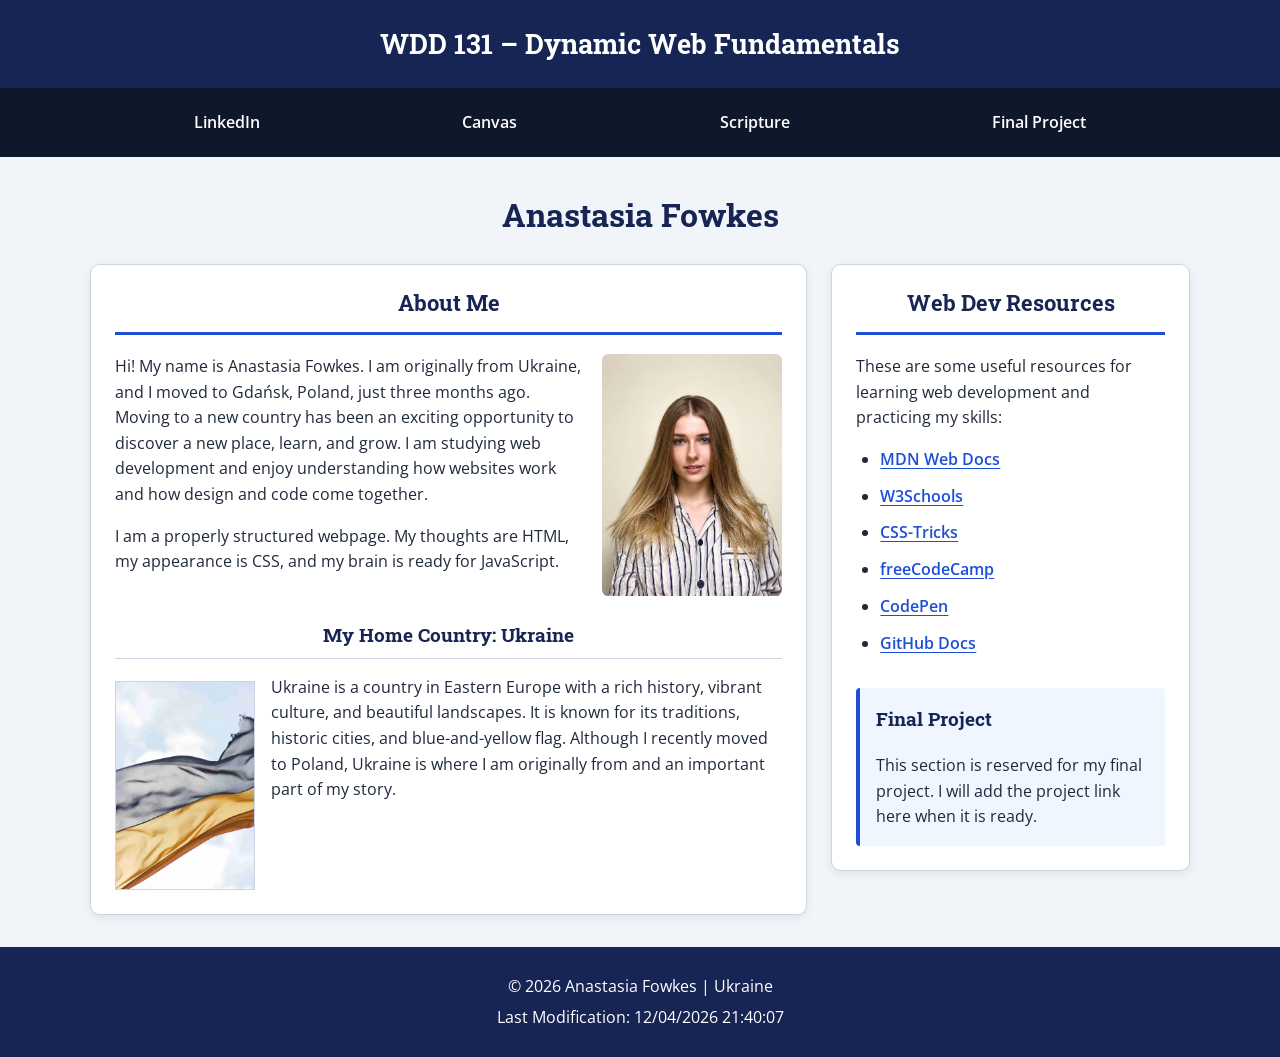
<file: index.html>
<!DOCTYPE html>
<html lang="en">

<head>
    <meta charset="UTF-8">
    <meta name="viewport" content="width=device-width, initial-scale=1.0">
    <meta name="description"
        content="WDD 131 – Dynamic Web Fundamentals homepage for Anastasia Fowkes, featuring her Ukrainian background, life in Poland, and web development resources.">
    <meta name="author" content="Anastasia Fowkes">

    <title>WDD 131 – Dynamic Web Fundamentals – Anastasia Fowkes</title>

    <link rel="preconnect" href="https://fonts.googleapis.com">
    <link rel="preconnect" href="https://fonts.gstatic.com" crossorigin>
    <link
        href="https://fonts.googleapis.com/css2?family=Open+Sans:wght@400;500;600;700&family=Roboto+Slab:wght@500;600;700&display=swap"
        rel="stylesheet">

    <link rel="stylesheet" href="styles/base.css">
    <script src="scripts/getdates.js" defer></script>
</head>

<body>
    <header>
        <span id="course-title">WDD 131 – Dynamic Web Fundamentals</span>

        <nav aria-label="Main navigation">
            <a href="https://www.linkedin.com/" target="_blank" rel="noopener noreferrer">LinkedIn</a>
            <a href="https://byupw.instructure.com/" target="_blank" rel="noopener noreferrer">Canvas</a>
            <a href="https://www.churchofjesuschrist.org/study/scriptures" target="_blank"
                rel="noopener noreferrer">Scripture</a>
            <a href="#final-project">Final Project</a>
        </nav>
    </header>

    <main>
        <h1>Anastasia Fowkes</h1>

        <div class="card-grid">
            <section class="card about-card">
                <h2>About Me</h2>

                <div class="about-content">
                    <div class="about-text">
                        <p>
                            Hi! My name is Anastasia Fowkes. I am originally from Ukraine,
                            and I moved to Gdańsk, Poland, just three months ago.
                            Moving to a new country has been an exciting opportunity
                            to discover a new place, learn, and grow. I am studying
                            web development and enjoy understanding how websites work
                            and how design and code come together.
                        </p>

                        <p>
                            I am a properly structured webpage. My thoughts are HTML,
                            my appearance is CSS, and my brain is ready for JavaScript.
                        </p>
                    </div>

                    <img class="profile-image" src="images/profile.jpg" alt="Portrait of Anastasia Fowkes" width="220"
                        height="260">
                </div>

                <div class="location">
                    <h3>My Home Country: Ukraine</h3>
                    <div class="country-content">
                        <img src="images/ukraine-flag.webp" alt="Flag of Ukraine" width="160" height="100">

                        <p>
                            Ukraine is a country in Eastern Europe with a rich history,
                            vibrant culture, and beautiful landscapes. It is known for
                            its traditions, historic cities, and blue-and-yellow flag.
                            Although I recently moved to Poland, Ukraine is where I am
                            originally from and an important part of my story.
                        </p>
                    </div>
                </div>
            </section>

            <section class="card resources-card">
                <h2>Web Dev Resources</h2>

                <p>
                    These are some useful resources for learning web development
                    and practicing my skills:
                </p>

                <ul>
                    <li>
                        <a href="https://developer.mozilla.org/" target="_blank" rel="noopener noreferrer">MDN Web
                            Docs</a>
                    </li>
                    <li>
                        <a href="https://www.w3schools.com/" target="_blank" rel="noopener noreferrer">W3Schools</a>
                    </li>
                    <li>
                        <a href="https://css-tricks.com/" target="_blank" rel="noopener noreferrer">CSS-Tricks</a>
                    </li>
                    <li>
                        <a href="https://www.freecodecamp.org/" target="_blank"
                            rel="noopener noreferrer">freeCodeCamp</a>
                    </li>
                    <li>
                        <a href="https://codepen.io/" target="_blank" rel="noopener noreferrer">CodePen</a>
                    </li>
                    <li>
                        <a href="https://docs.github.com/" target="_blank" rel="noopener noreferrer">GitHub Docs</a>
                    </li>
                </ul>

                <div id="final-project">
                    <h3>Final Project</h3>
                    <p>
                        This section is reserved for my final project. I will add
                        the project link here when it is ready.
                    </p>
                </div>
            </section>
        </div>
    </main>

    <footer>
        <p>&copy; <span id="currentyear"></span> Anastasia Fowkes | Ukraine</p>
        <p id="lastModified"></p>
    </footer>
</body>

</html>
</file>
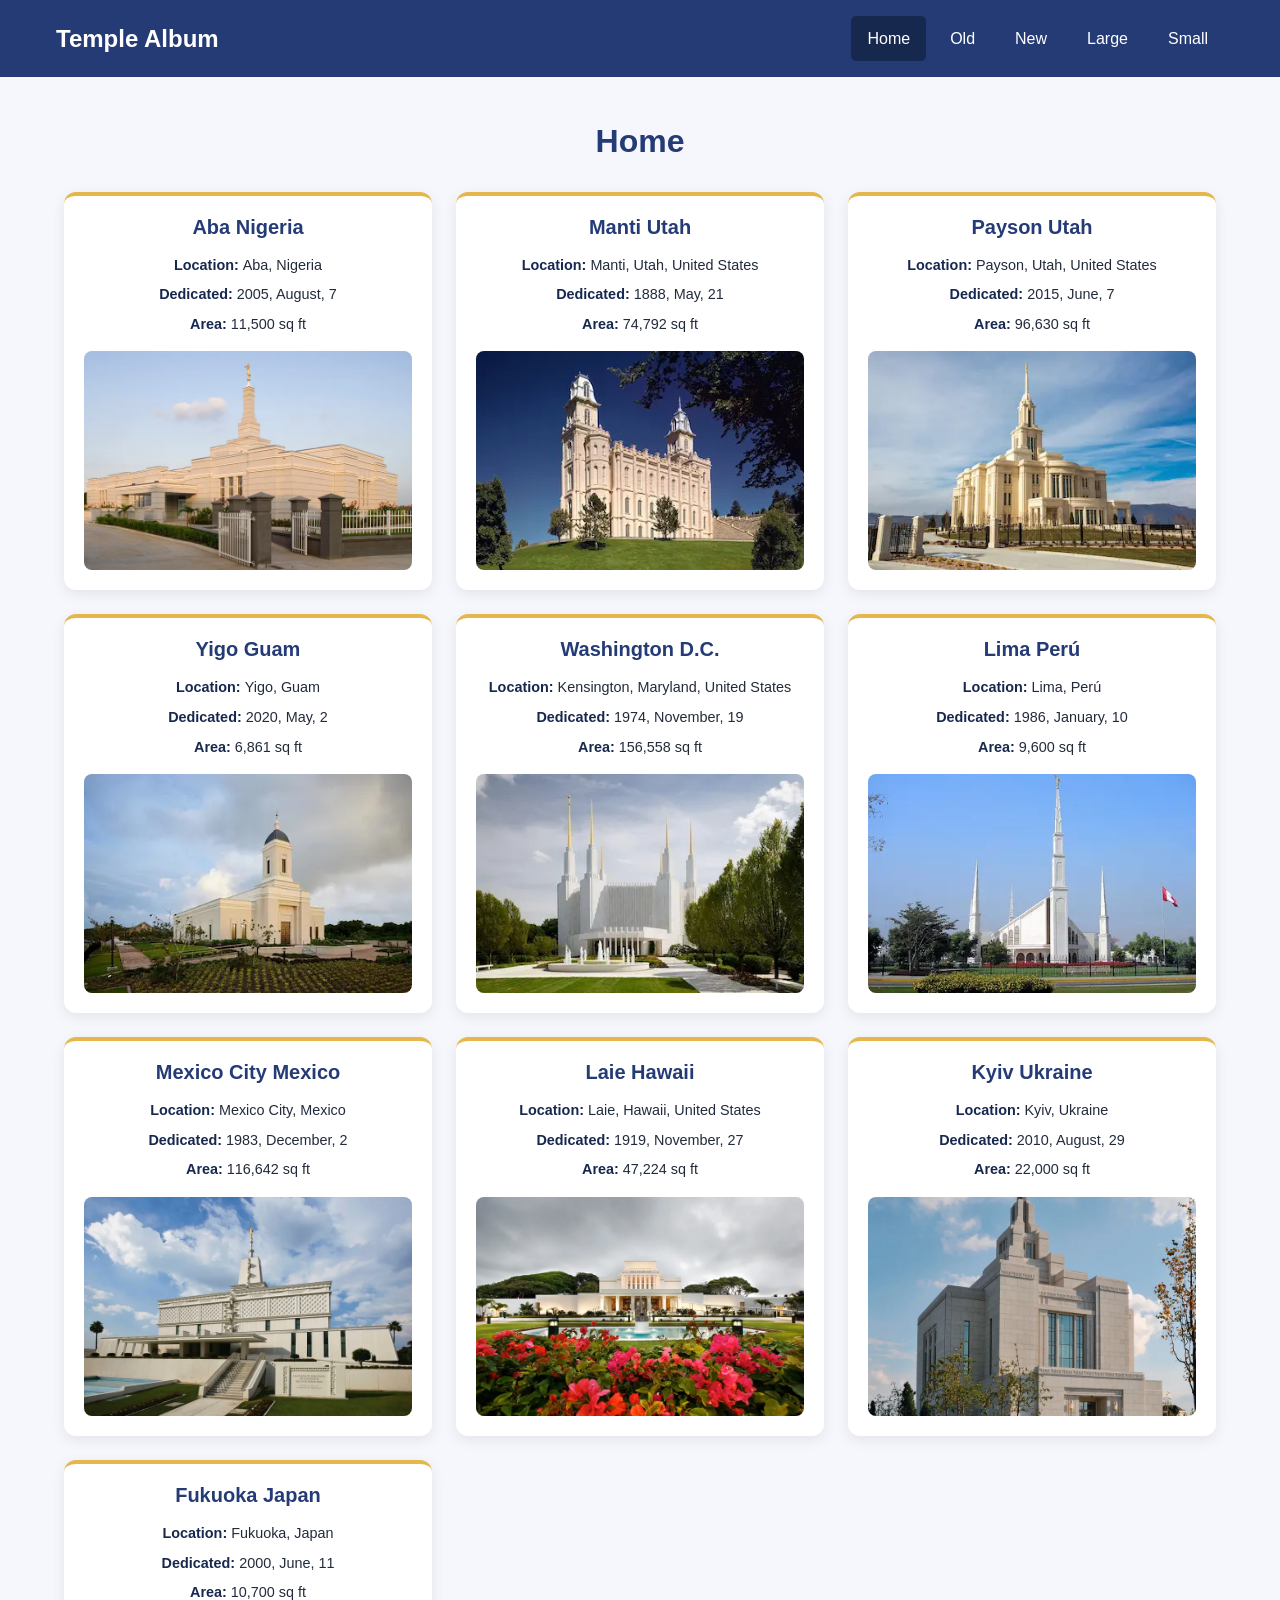
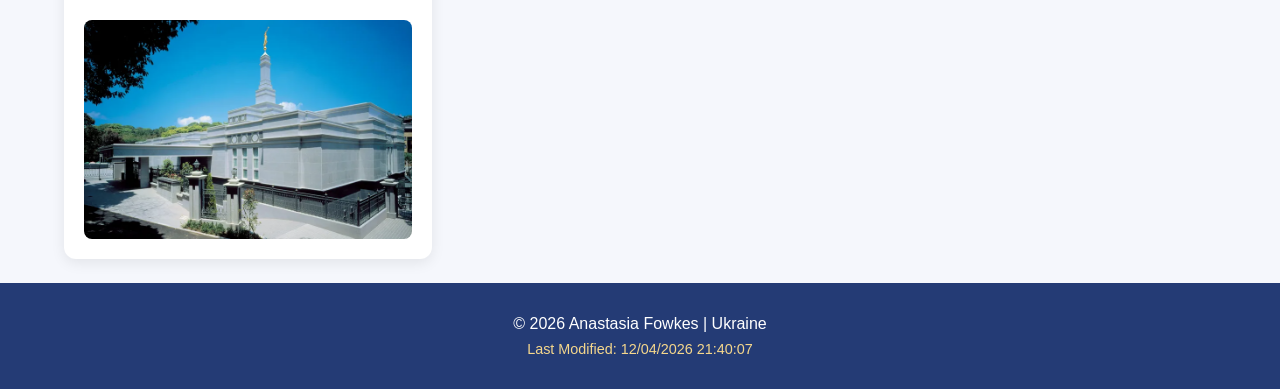
<file: filtered-temples.html>
<!DOCTYPE html>
<html lang="en">

<head>
    <meta charset="UTF-8">
    <meta name="viewport" content="width=device-width, initial-scale=1.0">

    <meta name="description" content="Explore temples around the world and filter them by dedication date and size.">

    <meta name="author" content="Anastasia Fowkes">

    <title>Filtered Temple Album | Anastasia Fowkes</title>

    <link rel="stylesheet" href="styles/filtered-temples.css">

    <script src="scripts/filtered-temples.js" defer></script>
</head>

<body>
    <header>
        <div class="header-content">
            <span class="site-title">Temple Album</span>

            <button id="menu" type="button" aria-label="Open navigation menu" aria-expanded="false"
                aria-controls="navigation">
                ☰
            </button>

            <nav id="navigation" aria-label="Temple filters">
                <a href="#" data-filter="home" class="active" aria-current="page">Home</a>
                <a href="#" data-filter="old">Old</a>
                <a href="#" data-filter="new">New</a>
                <a href="#" data-filter="large">Large</a>
                <a href="#" data-filter="small">Small</a>
            </nav>
        </div>
    </header>

    <main>
        <h1 id="page-title">Home</h1>

        <div id="temple-gallery" class="gallery"></div>
    </main>

    <footer>
        <p>
            &copy; <span id="currentyear"></span>
            Anastasia Fowkes | Ukraine
        </p>

        <p id="lastModified"></p>
    </footer>
</body>

</html>
</file>
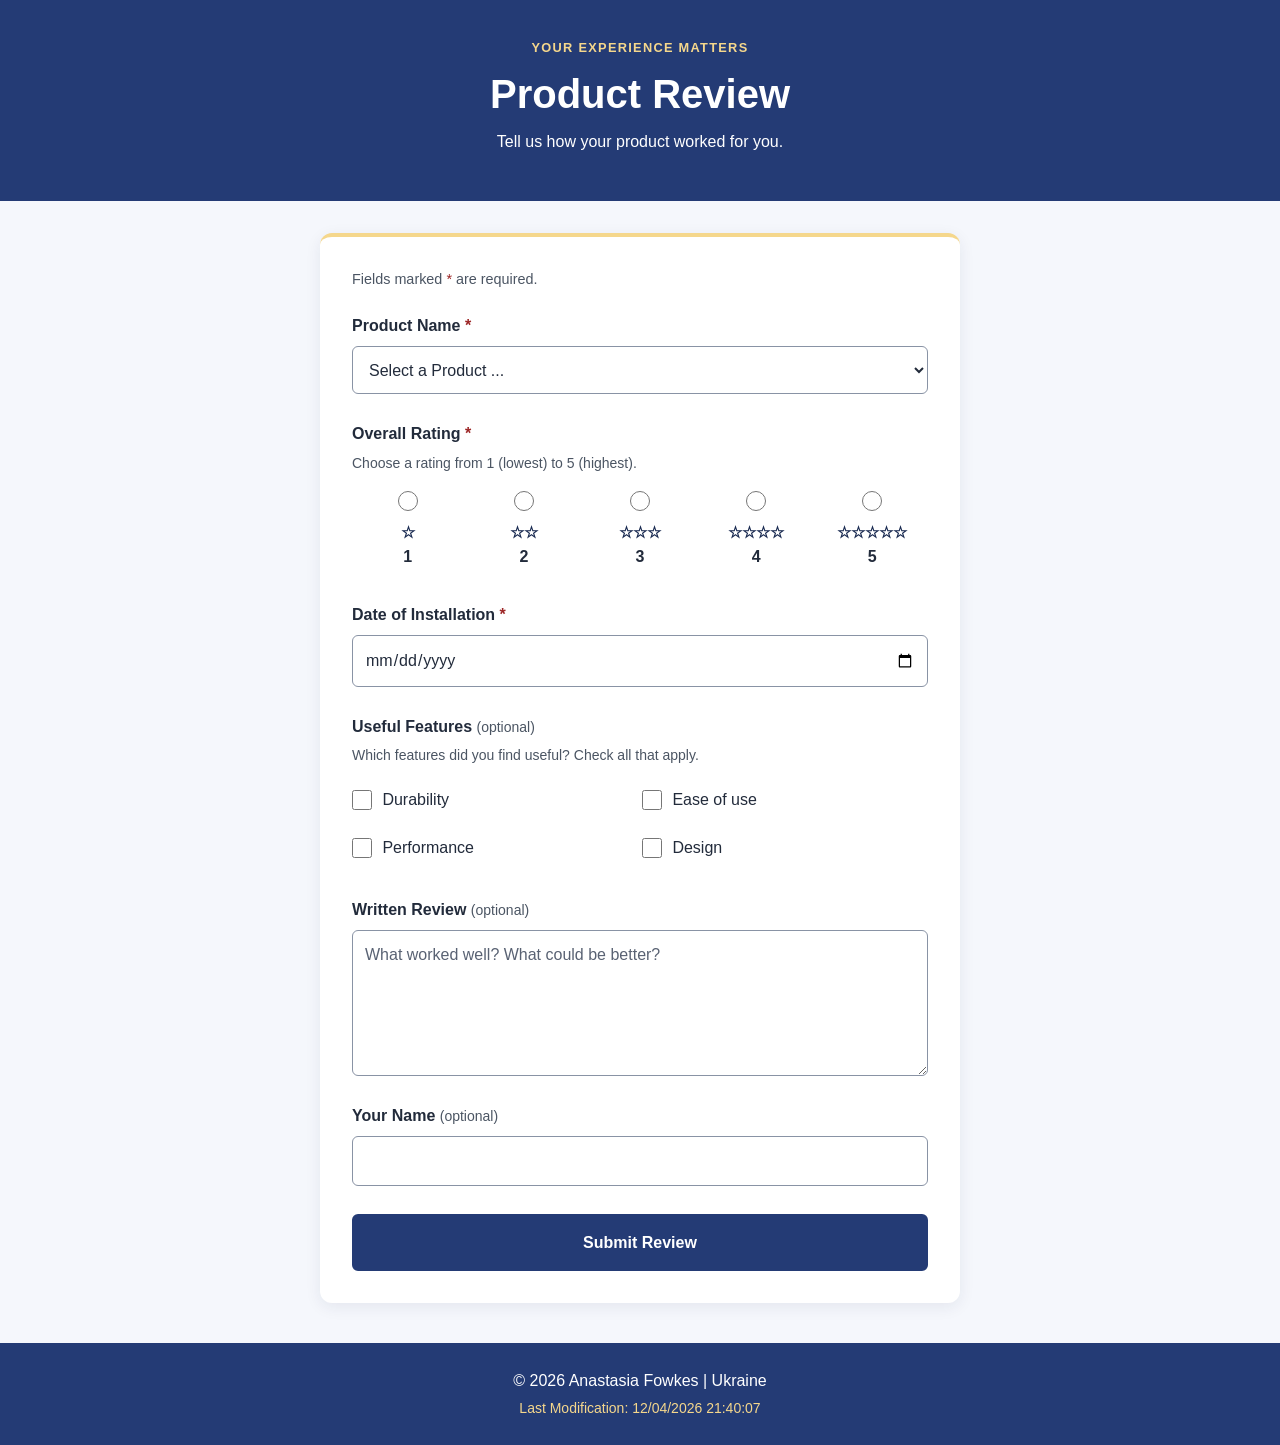
<file: form.html>
<!DOCTYPE html>
<html lang="en">
<head>
    <meta charset="UTF-8">
    <meta name="viewport" content="width=device-width, initial-scale=1.0">
    <link rel="icon" href="data:image/svg+xml,%3Csvg%20xmlns%3D%22http%3A%2F%2Fwww.w3.org%2F2000%2Fsvg%22%20viewBox%3D%220%200%2064%2064%22%3E%3Crect%20width%3D%2264%22%20height%3D%2264%22%20rx%3D%2212%22%20fill%3D%22%23243b75%22%2F%3E%3Cpath%20d%3D%22M16%2032l10%2010%2022-22%22%20fill%3D%22none%22%20stroke%3D%22white%22%20stroke-width%3D%227%22%2F%3E%3C%2Fsvg%3E">
    <meta name="author" content="Anastasia Fowkes">
    <link rel="stylesheet" href="styles/form.css">
    <script src="scripts/getdates.js" defer></script>
    <meta name="description" content="Share your product experience. Rate your product, select useful features, and write an optional review.">
    <title>Product Review | Anastasia Fowkes</title>
    <script src="scripts/form.js" defer></script>
</head>
<body>
    <a class="skip-link" href="#main">Skip to review form</a>
    <header><p class="eyebrow">YOUR EXPERIENCE MATTERS</p><h1>Product Review</h1><p>Tell us how your product worked for you.</p></header>
    <main id="main">
        <form method="get" action="review.html">
            <p class="form-note">Fields marked <span class="required">*</span> are required.</p>
            <div class="field">
                <label for="product">Product Name <span class="required">*</span></label>
                <select id="product" name="product" required>
                    <option value="" disabled selected>Select a Product ...</option>
                </select>
            </div>
            <fieldset>
                <legend>Overall Rating <span class="required">*</span></legend>
                <p class="hint" id="rating-help">Choose a rating from 1 (lowest) to 5 (highest).</p>
                <div class="rating-group" aria-describedby="rating-help">
                    <div class="rating-option">
                        <input type="radio" id="rating-1" name="rating" value="1" required>
                        <label for="rating-1"><span class="stars" aria-hidden="true">☆</span><span>1 <span class="sr-only">star</span></span></label>
                    </div>
                    <div class="rating-option">
                        <input type="radio" id="rating-2" name="rating" value="2" required>
                        <label for="rating-2"><span class="stars" aria-hidden="true">☆☆</span><span>2 <span class="sr-only">stars</span></span></label>
                    </div>
                    <div class="rating-option">
                        <input type="radio" id="rating-3" name="rating" value="3" required>
                        <label for="rating-3"><span class="stars" aria-hidden="true">☆☆☆</span><span>3 <span class="sr-only">stars</span></span></label>
                    </div>
                    <div class="rating-option">
                        <input type="radio" id="rating-4" name="rating" value="4" required>
                        <label for="rating-4"><span class="stars" aria-hidden="true">☆☆☆☆</span><span>4 <span class="sr-only">stars</span></span></label>
                    </div>
                    <div class="rating-option">
                        <input type="radio" id="rating-5" name="rating" value="5" required>
                        <label for="rating-5"><span class="stars" aria-hidden="true">☆☆☆☆☆</span><span>5 <span class="sr-only">stars</span></span></label>
                    </div>
                </div>
            </fieldset>
            <div class="field">
                <label for="installation-date">Date of Installation <span class="required">*</span></label>
                <input type="date" id="installation-date" name="installationDate" required>
            </div>
            <fieldset>
                <legend>Useful Features <span class="optional">(optional)</span></legend>
                <p class="hint">Which features did you find useful? Check all that apply.</p>
                <div class="features">
                    <label class="check-option" for="durability"><input type="checkbox" id="durability" name="features" value="durability"> Durability</label>
                    <label class="check-option" for="ease-of-use"><input type="checkbox" id="ease-of-use" name="features" value="ease-of-use"> Ease of use</label>
                    <label class="check-option" for="performance"><input type="checkbox" id="performance" name="features" value="performance"> Performance</label>
                    <label class="check-option" for="design"><input type="checkbox" id="design" name="features" value="design"> Design</label>
                </div>
            </fieldset>
            <div class="field">
                <label for="written-review">Written Review <span class="optional">(optional)</span></label>
                <textarea id="written-review" name="writtenReview" rows="5" placeholder="What worked well? What could be better?"></textarea>
            </div>
            <div class="field">
                <label for="user-name">Your Name <span class="optional">(optional)</span></label>
                <input type="text" id="user-name" name="userName" autocomplete="name">
            </div>
            <input class="submit-button" type="submit" value="Submit Review">
        </form>
        <noscript><p class="notice">Please enable JavaScript to choose a product and complete this form.</p></noscript>
    </main>
    <footer>
        <p>&copy; <span id="currentyear"></span> Anastasia Fowkes | Ukraine</p>
        <p id="lastModified"></p>
    </footer>
</body>
</html>
</file>
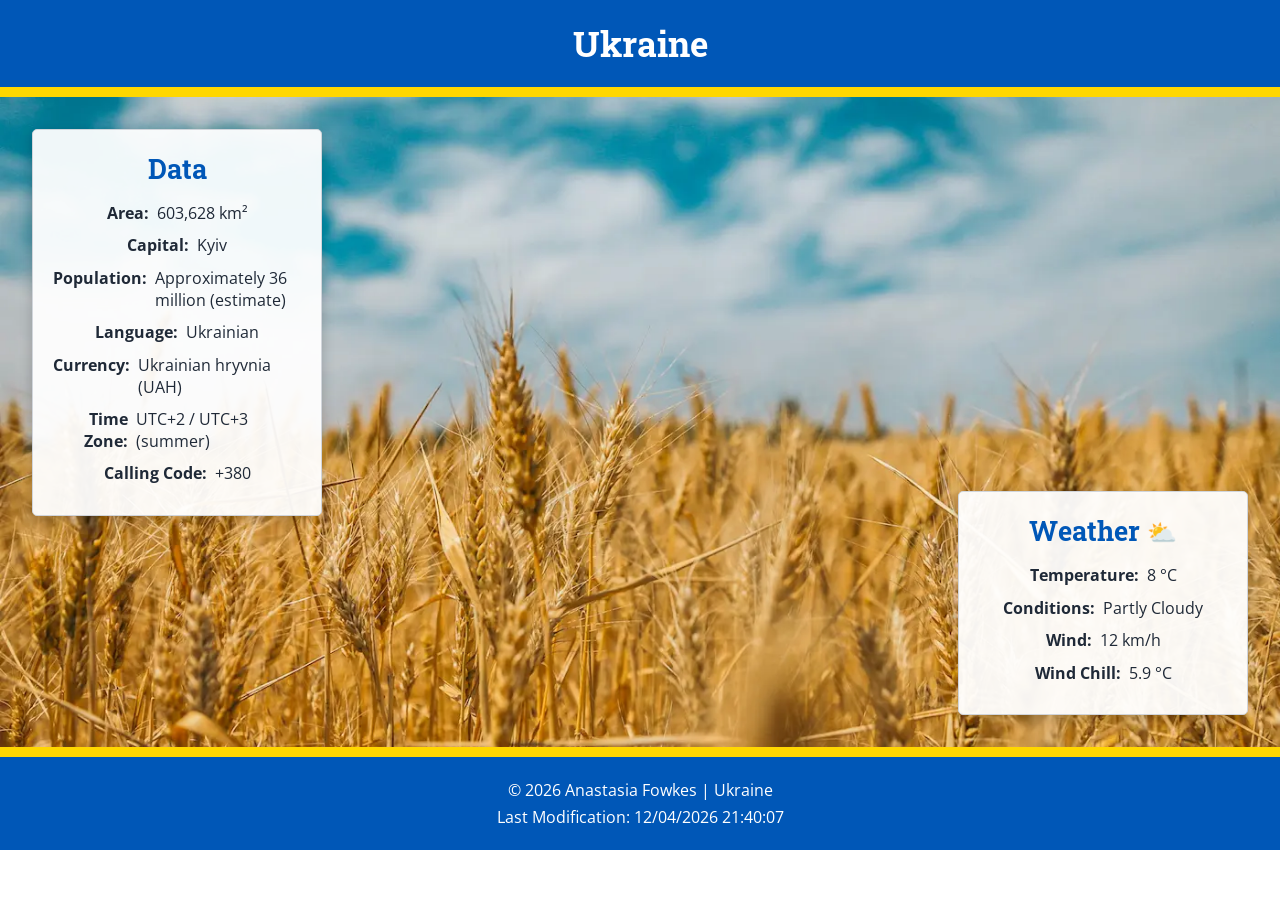
<file: place.html>
<!DOCTYPE html>
<html lang="en">

<head>
    <meta charset="UTF-8">
    <meta name="viewport" content="width=device-width, initial-scale=1.0">
    <meta name="description"
        content="Discover Ukraine through its landscapes, culture, geography, and weather. WDD 131 Country Page by Anastasia Fowkes.">
    <meta name="author" content="Anastasia Fowkes">
    <title>Ukraine | WDD 131 | Anastasia Fowkes</title>

    <link rel="preconnect" href="https://fonts.googleapis.com">
    <link rel="preconnect" href="https://fonts.gstatic.com" crossorigin>
    <link
        href="https://fonts.googleapis.com/css2?family=Open+Sans:wght@400;600;700&family=Roboto+Slab:wght@500;700&display=swap"
        rel="stylesheet">

    <link rel="stylesheet" href="styles/place.css">
    <script src="scripts/place.js" defer></script>
</head>

<body>
    <header>
        <h1>Ukraine</h1>
    </header>

    <main>
        <div class="hero">
            <picture>
                <source media="(min-width: 1000px)" srcset="images/ukraine-large.webp">
                <source media="(min-width: 600px)" srcset="images/ukraine-medium.webp">
                <img src="images/ukraine-small.webp" alt="Golden wheat field beneath a blue sky in Ukraine" width="480"
                    height="270">
            </picture>

            <section class="data">
                <h2>Data</h2>
                <dl>
                    <div>
                        <dt>Area:</dt>
                        <dd>603,628 km²</dd>
                    </div>
                    <div>
                        <dt>Capital:</dt>
                        <dd>Kyiv</dd>
                    </div>
                    <div>
                        <dt>Population:</dt>
                        <dd>Approximately 36 million (estimate)</dd>
                    </div>
                    <div>
                        <dt>Language:</dt>
                        <dd>Ukrainian</dd>
                    </div>
                    <div>
                        <dt>Currency:</dt>
                        <dd>Ukrainian hryvnia (UAH)</dd>
                    </div>
                    <div>
                        <dt>Time Zone:</dt>
                        <dd>UTC+2 / UTC+3 (summer)</dd>
                    </div>
                    <div>
                        <dt>Calling Code:</dt>
                        <dd>+380</dd>
                    </div>
                </dl>
            </section>

            <section class="weather">
                <h2>Weather</h2>
                <img class="weather-icon" src="images/weather.svg" alt="Partly cloudy weather icon" width="64"
                    height="64">

                <dl>
                    <div>
                        <dt>Temperature:</dt>
                        <dd><span id="temperature">8</span> °C</dd>
                    </div>
                    <div>
                        <dt>Conditions:</dt>
                        <dd>Partly Cloudy</dd>
                    </div>
                    <div>
                        <dt>Wind:</dt>
                        <dd><span id="windSpeed">12</span> km/h</dd>
                    </div>
                    <div>
                        <dt>Wind Chill:</dt>
                        <dd><span id="windChill">N/A</span></dd>
                    </div>
                </dl>
            </section>
        </div>
    </main>

    <footer>
        <p>&copy; <span id="currentyear"></span> Anastasia Fowkes | Ukraine</p>
        <p id="lastModified"></p>
    </footer>
</body>

</html>
</file>
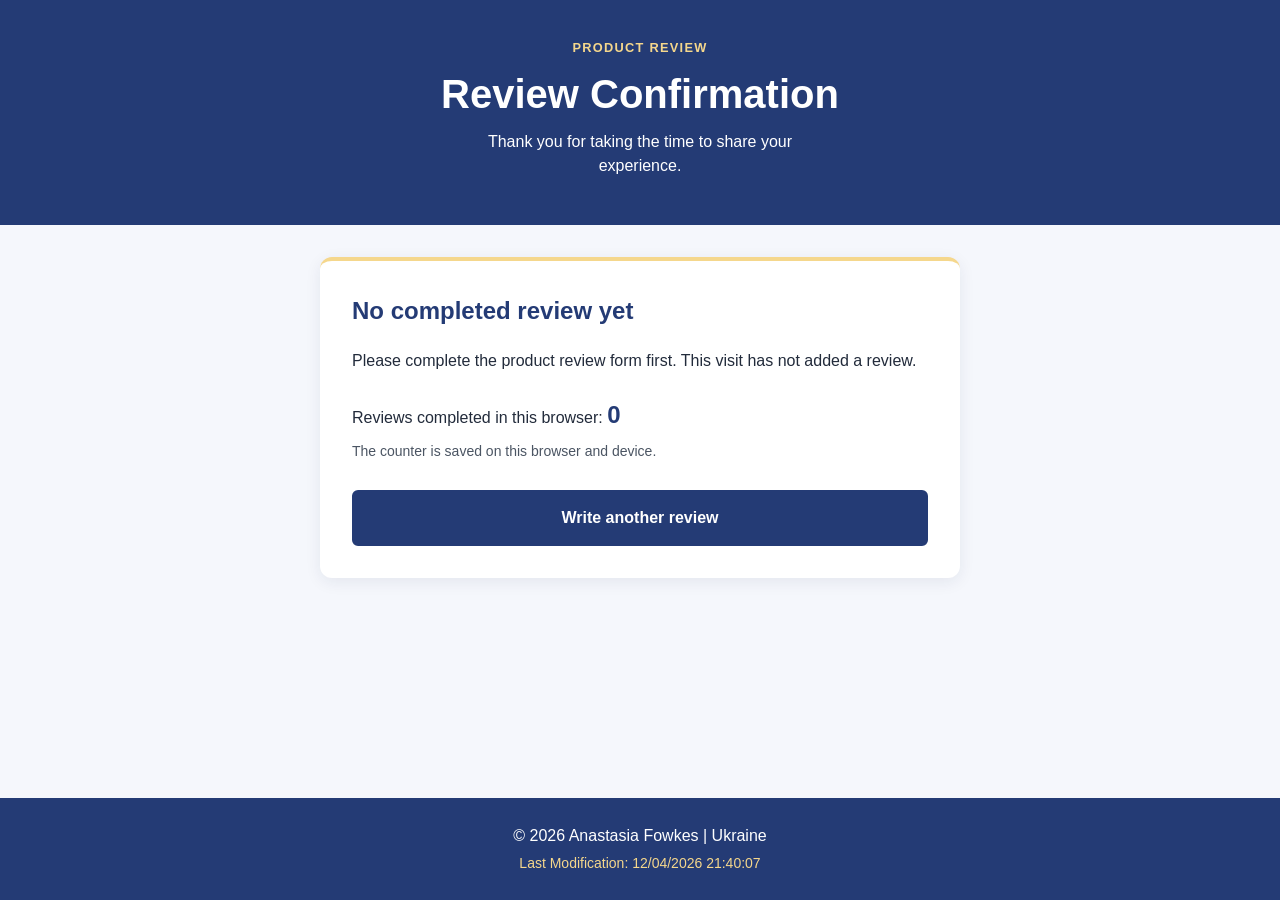
<file: review.html>
<!DOCTYPE html>
<html lang="en">
<head>
    <meta charset="UTF-8">
    <meta name="viewport" content="width=device-width, initial-scale=1.0">
    <link rel="icon" href="data:image/svg+xml,%3Csvg%20xmlns%3D%22http%3A%2F%2Fwww.w3.org%2F2000%2Fsvg%22%20viewBox%3D%220%200%2064%2064%22%3E%3Crect%20width%3D%2264%22%20height%3D%2264%22%20rx%3D%2212%22%20fill%3D%22%23243b75%22%2F%3E%3Cpath%20d%3D%22M16%2032l10%2010%2022-22%22%20fill%3D%22none%22%20stroke%3D%22white%22%20stroke-width%3D%227%22%2F%3E%3C%2Fsvg%3E">
    <meta name="author" content="Anastasia Fowkes">
    <link rel="stylesheet" href="styles/form.css">
    <script src="scripts/getdates.js" defer></script>
    <meta name="description" content="Your product review confirmation and the number of reviews completed in this browser.">
    <meta name="robots" content="noindex">
    <title>Review Confirmation | Anastasia Fowkes</title>
    <script src="scripts/review.js" defer></script>
</head>
<body>
    <a class="skip-link" href="#main">Skip to confirmation</a>
    <header><p class="eyebrow">PRODUCT REVIEW</p><h1>Review Confirmation</h1><p>Thank you for taking the time to share your experience.</p></header>
    <main id="main" class="confirmation">
        <section class="confirmation-card" aria-labelledby="confirmation-title">
            <h2 id="confirmation-title">Review status</h2>
            <p id="confirmation-message" role="status">Checking your submission…</p>
            <p class="counter">Reviews completed in this browser: <strong id="review-count">—</strong></p>
            <p class="hint" id="storage-message">The counter is saved on this browser and device.</p>
            <a class="button-link" href="form.html">Write another review</a>
        </section>
        <noscript><p class="notice">Enable JavaScript to view your confirmation and saved review count.</p></noscript>
    </main>
    <footer>
        <p>&copy; <span id="currentyear"></span> Anastasia Fowkes | Ukraine</p>
        <p id="lastModified"></p>
    </footer>
</body>
</html>
</file>
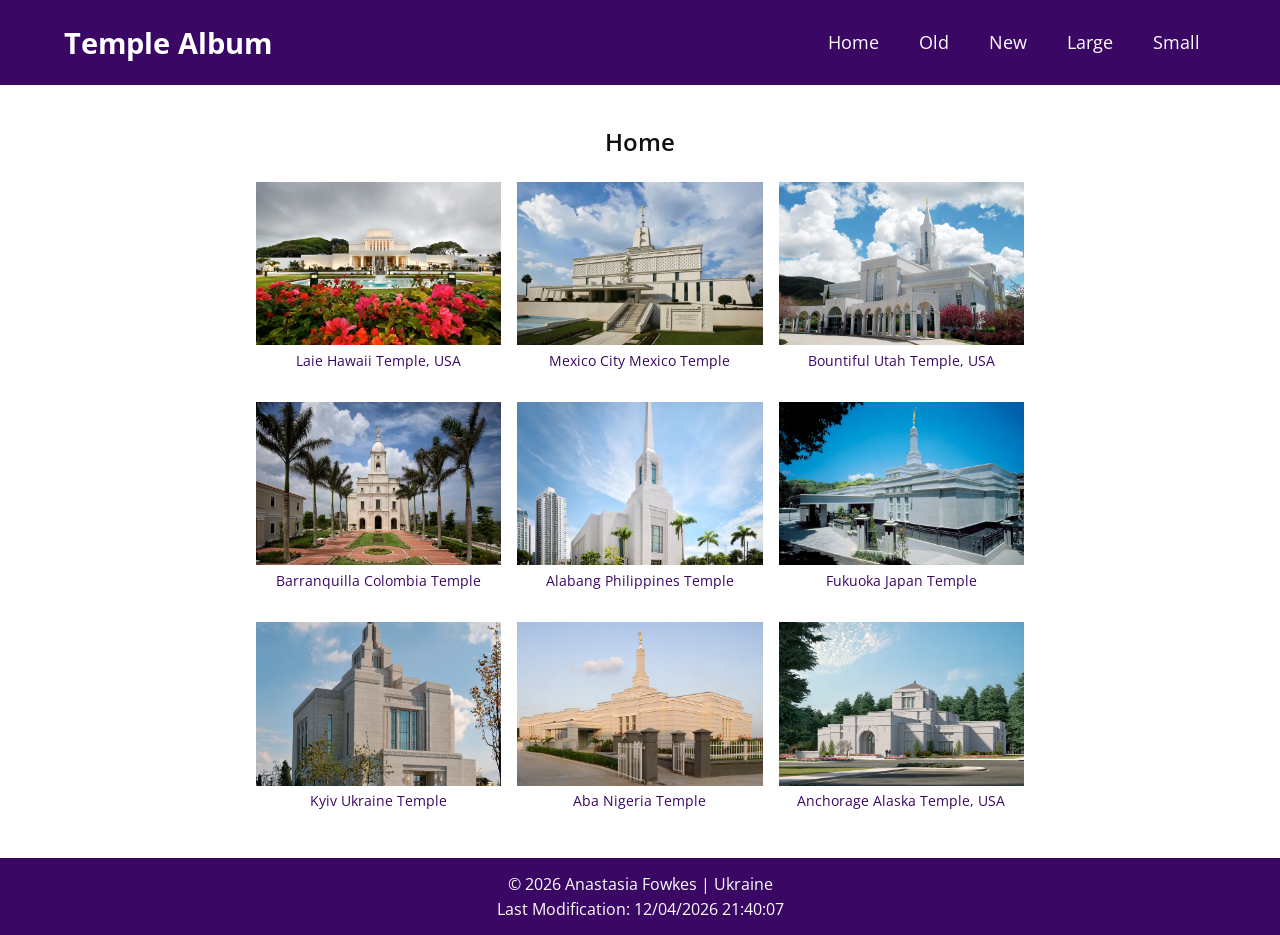
<file: temples.html>
<!DOCTYPE html>
<html lang="en">

<head>
    <meta charset="UTF-8">
    <meta name="viewport" content="width=device-width, initial-scale=1.0">
    <meta name="description"
        content="WDD 131 Temple Album by Anastasia Fowkes, featuring nine temple photographs in a responsive gallery.">
    <meta name="author" content="Anastasia Fowkes">
    <title>Temple Album | Anastasia Fowkes</title>

    <link rel="preconnect" href="https://fonts.googleapis.com">
    <link rel="preconnect" href="https://fonts.gstatic.com" crossorigin>
    <link
        href="https://fonts.googleapis.com/css2?family=Open+Sans:wght@400;600;700&family=Roboto+Slab:wght@500;700&display=swap"
        rel="stylesheet">

    <link rel="stylesheet" href="styles/temples.css">
    <link rel="stylesheet" href="styles/temples-large.css">
    <script src="scripts/temples.js" defer></script>
</head>

<body>
    <header>
        <div class="header-content">
            <span class="site-title">Temple Album</span>
            <button id="menu" type="button" aria-label="Open navigation menu" aria-expanded="false"
                aria-controls="navigation">☰</button>
            <nav id="navigation" aria-label="Main navigation">
                <a href="temples.html">Home</a>
                <a href="#">Old</a>
                <a href="#">New</a>
                <a href="#">Large</a>
                <a href="#">Small</a>
            </nav>
        </div>
    </header>

    <main>
        <h1>Home</h1>
        <div class="gallery">
            <figure>
                <img src="images/temple1.webp" alt="Laie Hawaii Temple in Hawaii" width="400" height="267">
                <figcaption>Laie Hawaii Temple, USA</figcaption>
            </figure>
        
            <figure>
                <img src="images/temple2.webp" alt="Mexico City Mexico Temple" width="400" height="267">
                <figcaption>Mexico City Mexico Temple</figcaption>
            </figure>
        
            <figure>
                <img src="images/temple3.webp" alt="Bountiful Utah Temple" width="400" height="267">
                <figcaption>Bountiful Utah Temple, USA</figcaption>
            </figure>
        
            <figure>
                <img src="images/temple4.webp" alt="Barranquilla Colombia Temple" width="400" height="267">
                <figcaption>Barranquilla Colombia Temple</figcaption>
            </figure>
        
            <figure>
                <img src="images/temple5.webp" alt="Alabang Philippines Temple" width="400" height="267">
                <figcaption>Alabang Philippines Temple</figcaption>
            </figure>
        
            <figure>
                <img src="images/temple6.webp" alt="Fukuoka Japan Temple" width="400" height="267">
                <figcaption>Fukuoka Japan Temple</figcaption>
            </figure>
        
            <figure>
                <img src="images/temple7.webp" alt="Kyiv Ukraine Temple" width="400" height="267">
                <figcaption>Kyiv Ukraine Temple</figcaption>
            </figure>
        
            <figure>
                <img src="images/temple8.webp" alt="Aba Nigeria Temple" width="400" height="267">
                <figcaption>Aba Nigeria Temple</figcaption>
            </figure>
        
            <figure>
                <img src="images/temple9.webp" alt="Anchorage Alaska Temple" width="400" height="267">
                <figcaption>Anchorage Alaska Temple, USA</figcaption>
            </figure>
        </div>

    </main>

    <footer>
        <p>&copy; <span id="currentyear"></span> Anastasia Fowkes | Ukraine</p>
        <p id="lastModified"></p>
    </footer>
</body>

</html>
</file>
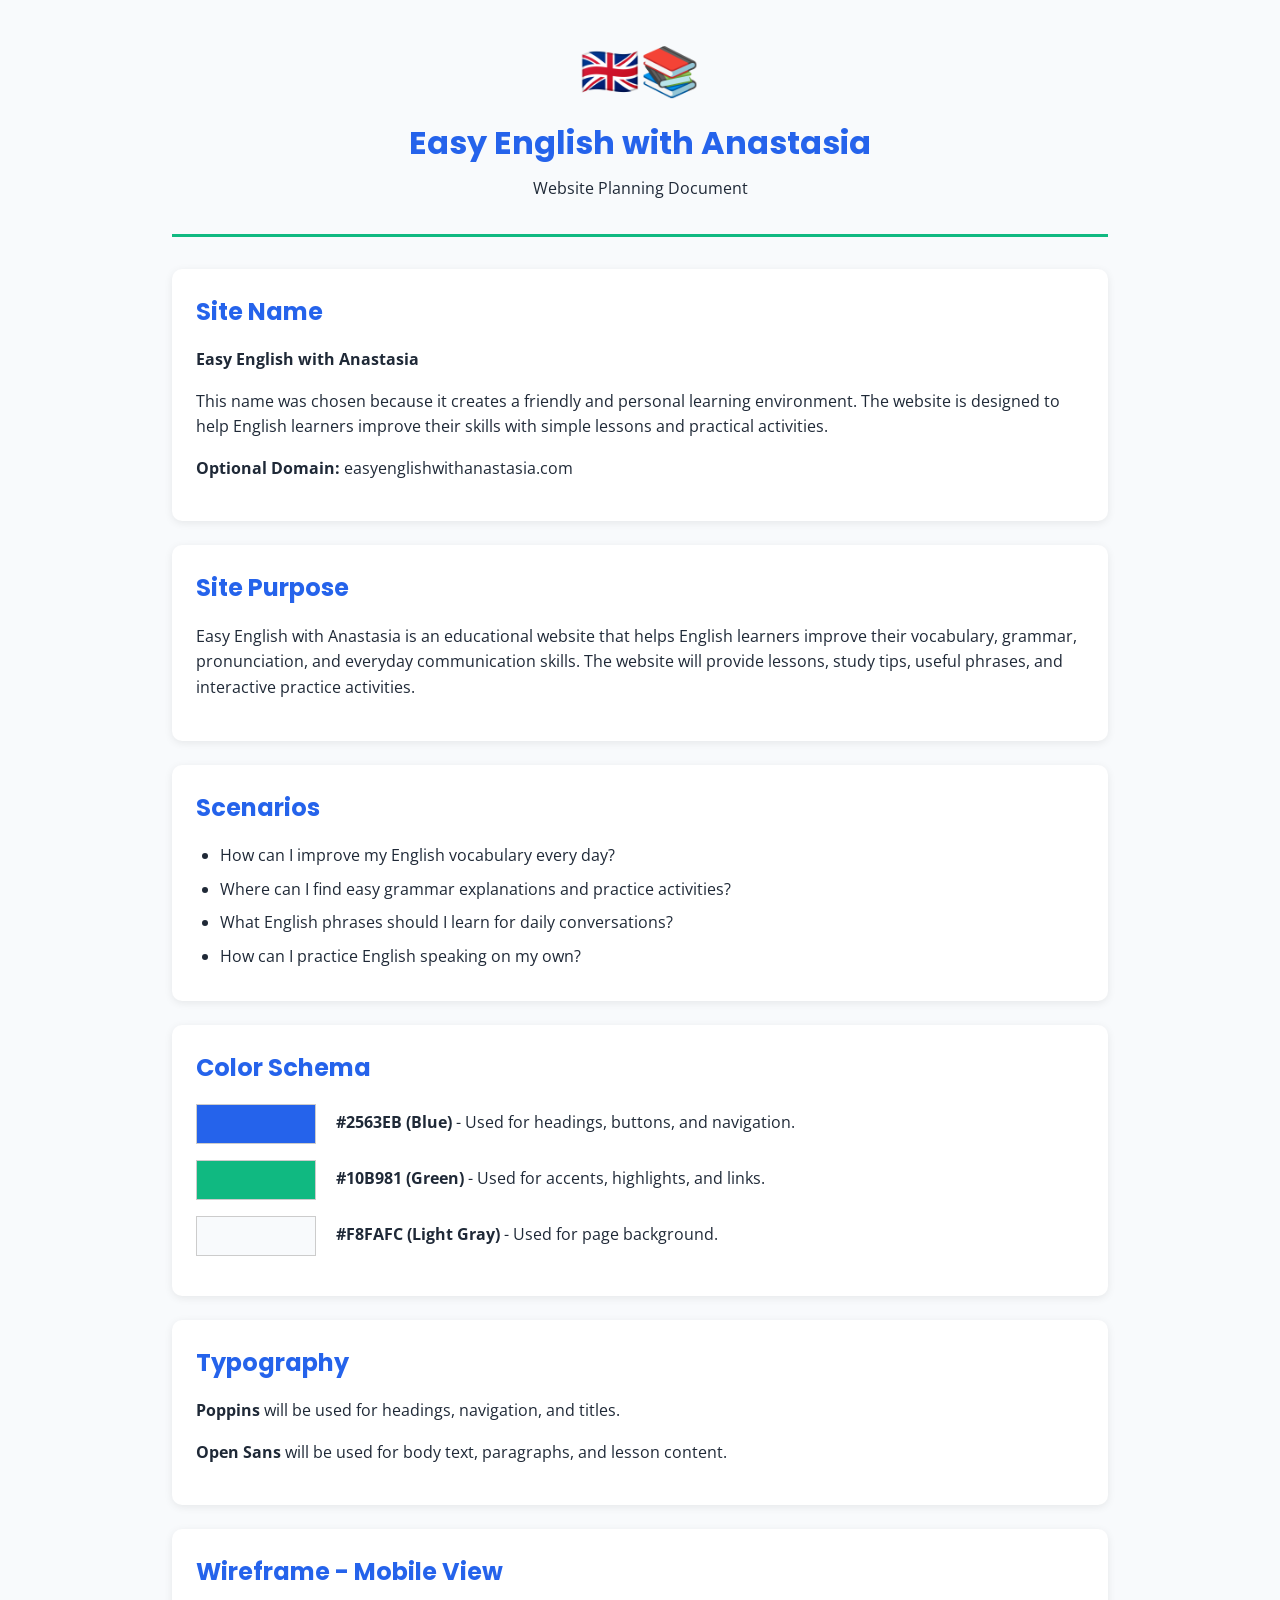
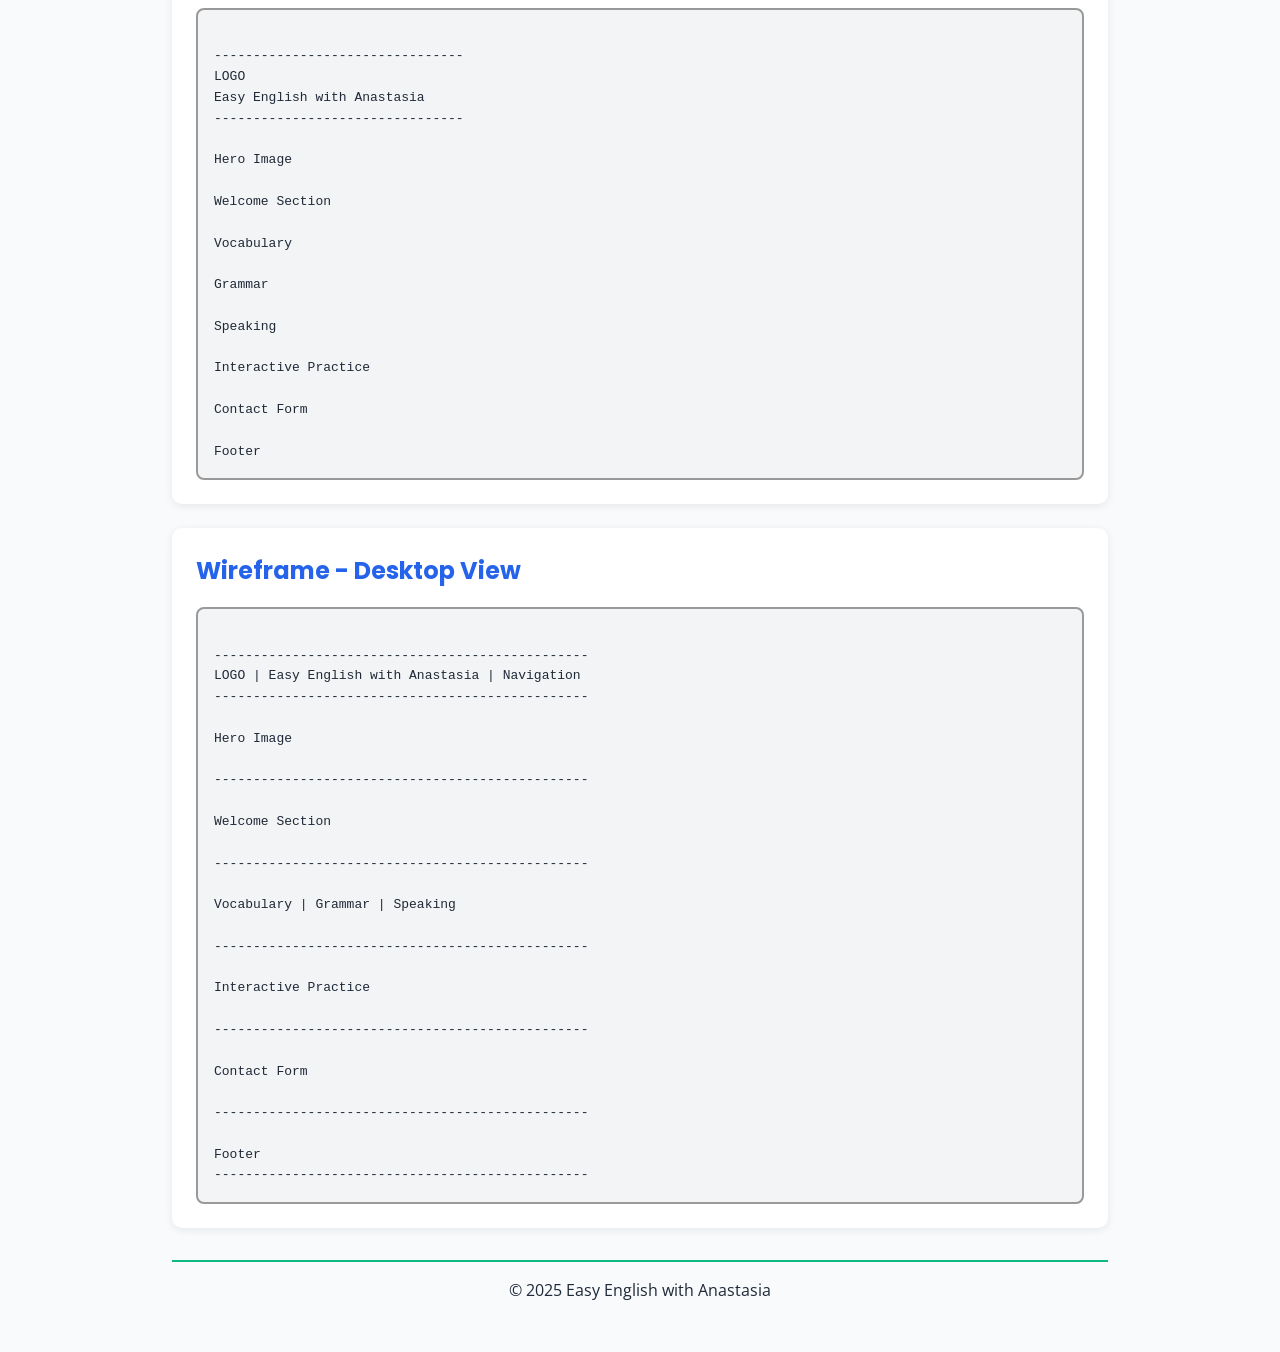
<file: project/siteplan.html>
<!DOCTYPE html>
<html lang="en">
<head>
    <meta charset="UTF-8">
    <meta name="viewport" content="width=device-width, initial-scale=1.0">

    <meta name="description" content="Website planning document for Easy English with Anastasia.">

    <title>Easy English with Anastasia | Site Plan</title>

    <link rel="stylesheet" href="styles/siteplan.css">

    <link rel="preconnect" href="https://fonts.googleapis.com">
    <link rel="preconnect" href="https://fonts.gstatic.com" crossorigin>

    <link
        href="https://fonts.googleapis.com/css2?family=Open+Sans:wght@400;600&family=Poppins:wght@400;600;700&display=swap"
        rel="stylesheet">
</head>
<body>

    <header>
        <div class="logo">🇬🇧📚</div>
        <h1>Easy English with Anastasia</h1>
        <p>Website Planning Document</p>
    </header>

    <main>

        <section>
            <h2>Site Name</h2>

            <p><strong>Easy English with Anastasia</strong></p>

            <p>
                This name was chosen because it creates a friendly and personal
                learning environment. The website is designed to help English
                learners improve their skills with simple lessons and practical
                activities.
            </p>

            <p><strong>Optional Domain:</strong> easyenglishwithanastasia.com</p>
        </section>

        <section>
            <h2>Site Purpose</h2>

            <p>
                Easy English with Anastasia is an educational website that helps
                English learners improve their vocabulary, grammar,
                pronunciation, and everyday communication skills. The website
                will provide lessons, study tips, useful phrases, and
                interactive practice activities.
            </p>
        </section>

        <section>
            <h2>Scenarios</h2>

            <ul>
                <li>How can I improve my English vocabulary every day?</li>

                <li>Where can I find easy grammar explanations and practice activities?</li>

                <li>What English phrases should I learn for daily conversations?</li>

                <li>How can I practice English speaking on my own?</li>
            </ul>
        </section>

        <section>
            <h2>Color Schema</h2>

            <p>
                <span class="color-box" style="background:#2563eb;"></span>
                <strong>#2563EB (Blue)</strong> - Used for headings, buttons, and navigation.
            </p>

            <p>
                <span class="color-box" style="background:#10b981;"></span>
                <strong>#10B981 (Green)</strong> - Used for accents, highlights, and links.
            </p>

            <p>
                <span class="color-box" style="background:#f8fafc;"></span>
                <strong>#F8FAFC (Light Gray)</strong> - Used for page background.
            </p>
        </section>

        <section>
            <h2>Typography</h2>

            <p>
                <strong>Poppins</strong> will be used for headings,
                navigation, and titles.
            </p>

            <p>
                <strong>Open Sans</strong> will be used for body text,
                paragraphs, and lesson content.
            </p>
        </section>

        <section>
            <h2>Wireframe - Mobile View</h2>

            <div class="wireframe">
                --------------------------------
                LOGO
                Easy English with Anastasia
                --------------------------------

                Hero Image

                Welcome Section

                Vocabulary

                Grammar

                Speaking

                Interactive Practice

                Contact Form

                Footer
            </div>
        </section>

        <section>
            <h2>Wireframe - Desktop View</h2>

            <div class="wireframe">
                ------------------------------------------------
                LOGO | Easy English with Anastasia | Navigation
                ------------------------------------------------

                Hero Image

                ------------------------------------------------

                Welcome Section

                ------------------------------------------------

                Vocabulary | Grammar | Speaking

                ------------------------------------------------

                Interactive Practice

                ------------------------------------------------

                Contact Form

                ------------------------------------------------

                Footer
                ------------------------------------------------
            </div>
        </section>

    </main>

    <footer>
        <p>&copy; 2025 Easy English with Anastasia</p>
    </footer>

</body>

</html>
</file>
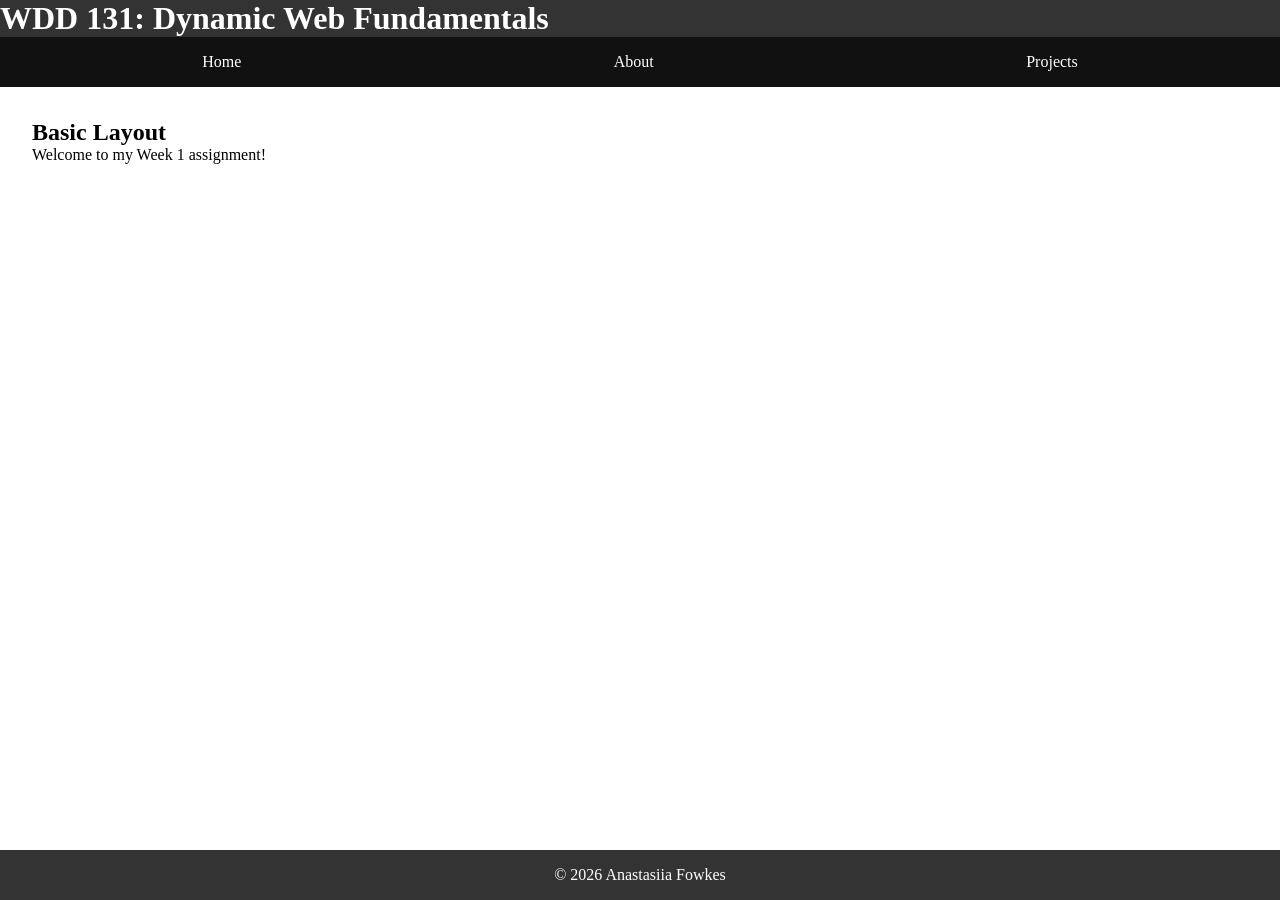
<file: week01/basic-layout.html>
<!DOCTYPE html>
<html lang="en">

<head>
    <meta charset="UTF-8">
    <meta name="viewport" content="width=device-width, initial-scale=1.0">
    <title>Basic Layout | WDD 131</title>
    <meta name="description" content="A basic HTML layout for WDD 131.">
    <meta name="author" content="Anastasiia Fowkes">
    <link rel="stylesheet" href="styles/layout.css">
    <script src="scripts/main.js" defer></script>
</head>

<body>
    <header>
        <h1>WDD 131: Dynamic Web Fundamentals</h1>
        <nav>
            <a href="../index.html">Home</a>
            <a href="#">About</a>
            <a href="#">Projects</a>
        </nav>
    </header>

    <main>
        <h2>Basic Layout</h2>
        <p>Welcome to my Week 1 assignment!</p>
    </main>

    <footer>
        <p>&copy; 2026 Anastasiia Fowkes</p>
    </footer>
</body>

</html>
</file>
<file: styles/base.css>
:root {
    --navy: #172554;
    --blue: #1d4ed8;
    --light-blue: #dbeafe;
    --background: #f1f5f9;
    --white: #ffffff;
    --text: #1e293b;
    --muted: #475569;
    --border: #cbd5e1;
}

* {
    box-sizing: border-box;
}

body {
    margin: 0;
    font-family: "Open Sans", sans-serif;
    color: var(--text);
    background: var(--background);
    line-height: 1.6;
}

header {
    background: var(--navy);
    color: var(--white);
}

#course-title {
    display: block;
    padding: 1.4rem 1rem;
    text-align: center;
    font-family: "Roboto Slab", serif;
    font-size: 1.7rem;
    font-weight: 700;
}

nav {
    display: flex;
    justify-content: space-evenly;
    align-items: center;
    flex-wrap: wrap;
    gap: 0.5rem;
    padding: 0.8rem 1rem;
    background: #0f172a;
}

nav a {
    display: block;
    padding: 0.55rem 1rem;
    border-radius: 0.3rem;
    color: var(--white);
    text-decoration: none;
    font-weight: 600;
    transition: background-color 0.2s ease, color 0.2s ease;
}

nav a:hover {
    background: var(--light-blue);
    color: var(--navy);
}

a:focus-visible {
    outline: 3px solid #fbbf24;
    outline-offset: 3px;
}

main {
    width: min(1100px, 92%);
    margin: 2rem auto;
}

h1,
h2,
h3 {
    font-family: "Roboto Slab", serif;
}

h1 {
    margin-bottom: 1.5rem;
    color: var(--navy);
    text-align: center;
    font-size: 2rem;
}

.card-grid {
    display: grid;
    grid-template-columns: 2fr 1fr;
    gap: 1.5rem;
    align-items: start;
}

.card {
    min-width: 0;
    overflow-wrap: anywhere;
    background: var(--white);
    border: 1px solid var(--border);
    border-radius: 0.6rem;
    box-shadow: 0 3px 10px rgb(15 23 42 / 8%);
    padding: 1.5rem;
}

.card h2 {
    margin: -0.2rem 0 1.2rem;
    padding-bottom: 0.7rem;
    border-bottom: 3px solid var(--blue);
    color: var(--navy);
    text-align: center;
    font-size: 1.35rem;
}

.about-content {
    display: grid;
    grid-template-columns: 1fr 180px;
    gap: 1.2rem;
    align-items: start;
}

.about-text p:first-child {
    margin-top: 0;
}

.profile-image {
    display: block;
    width: 100%;
    max-width: 180px;
    height: auto;
    margin: 0 auto;
    border-radius: 0.4rem;
    object-fit: cover;
}

.location {
    margin-top: 1.5rem;
}

.location h3 {
    margin-bottom: 1rem;
    padding-bottom: 0.5rem;
    border-bottom: 1px solid var(--border);
    color: var(--navy);
    text-align: center;
}

.country-content {
    display: grid;
    grid-template-columns: 140px 1fr;
    gap: 1rem;
    align-items: start;
}

.country-content img {
    display: block;
    width: 100%;
    height: auto;
    margin-top: 0.4rem;
    border: 1px solid var(--border);
}

.country-content p {
    margin-top: 0;
}

.resources-card ul {
    padding-left: 1.5rem;
}

.resources-card li {
    margin-bottom: 0.7rem;
}

.resources-card a {
    color: #1d4ed8;
    font-weight: 600;
    text-underline-offset: 3px;
}

.resources-card a:hover {
    color: #172554;
    text-decoration-thickness: 2px;
}

#final-project {
    margin-top: 2rem;
    padding: 1rem;
    background: #eff6ff;
    border-left: 4px solid var(--blue);
    border-radius: 0.25rem;
}

#final-project h3 {
    margin-top: 0;
    color: var(--navy);
}

#final-project p {
    margin-bottom: 0;
}

footer {
    padding: 1.3rem 1rem;
    background: var(--navy);
    color: var(--white);
    text-align: center;
}

footer p {
    margin: 0.35rem 0;
}

@media (max-width: 750px) {
    .card-grid {
        grid-template-columns: 1fr;
    }

    .about-content {
        grid-template-columns: 1fr 140px;
    }

    .country-content {
        grid-template-columns: 120px 1fr;
    }
}

@media (max-width: 480px) {
    #course-title {
        font-size: 1.3rem;
    }

    nav {
        flex-direction: column;
    }

    nav a {
        width: 100%;
        text-align: center;
    }

    .about-content,
    .country-content {
        grid-template-columns: 1fr;
    }

    .profile-image {
        max-width: 220px;
    }

    .country-content img {
        max-width: 160px;
    }

    .card {
        padding: 1rem;
    }
}
</file>
<file: styles/filtered-temples.css>
:root {
    --primary: #243b75;
    --primary-dark: #17284f;
    --background: #f5f7fc;
    --card: #ffffff;
    --text: #222b3b;
    --accent: #e5b64b;
}

* {
    box-sizing: border-box;
}

body {
    margin: 0;
    font-family: Arial, Helvetica, sans-serif;
    background: var(--background);
    color: var(--text);
}

/* Header */

header {
    background: var(--primary);
    color: white;
}

.header-content {
    max-width: 1200px;
    margin: 0 auto;
    padding: 1rem;
    display: flex;
    align-items: center;
    justify-content: space-between;
    flex-wrap: wrap;
}

.site-title {
    font-size: 1.5rem;
    font-weight: bold;
}

/* Mobile menu */

#menu {
    display: block;
    background: transparent;
    color: white;
    border: 0;
    font-size: 1.8rem;
    cursor: pointer;
}

nav {
    display: none;
    flex-direction: column;
    width: 100%;
    margin-top: 1rem;
}

nav.open {
    display: flex;
}

nav a {
    color: white;
    text-decoration: none;
    text-align: center;
    padding: 0.85rem 1rem;
    border-radius: 5px;
}

nav a:hover,
nav a.active {
    background: var(--primary-dark);
    color: #ffffff;
}

/* Main content */

main {
    max-width: 1200px;
    margin: 0 auto;
    padding: 1.5rem;
    min-height: 70vh;
}

h1 {
    text-align: center;
    color: var(--primary);
    margin-bottom: 2rem;
}

/* Temple gallery */

.gallery {
    display: grid;
    grid-template-columns: 1fr;
    gap: 1.5rem;
}

/* Reserve the initial viewport until JavaScript creates the cards. */
.gallery:empty {
    min-height: 100vh;
}

/* Temple cards */

.temple-card {
    background: var(--card);
    border-radius: 12px;
    overflow: hidden;
    margin: 0;
    padding: 1.25rem;
    text-align: center;
    box-shadow: 0 4px 14px rgba(0, 0, 0, 0.08);
    border-top: 4px solid var(--accent);
}

.temple-card h2 {
    font-size: 1.25rem;
    color: var(--primary);
    margin: 0 0 1rem;
}

.temple-card p {
    font-size: 0.9rem;
    margin: 0.5rem 0;
    line-height: 1.5;
}

.temple-card strong {
    color: var(--primary-dark);
}

.temple-card img {
    display: block;
    width: 100%;
    height: auto;
    aspect-ratio: 400 / 267;
    object-fit: cover;
    margin-top: 1rem;
    border-radius: 8px;
}

/* Footer */

footer {
    background: var(--primary);
    color: white;
    text-align: center;
    padding: 1.5rem 1rem;
}

footer p {
    margin: 0.5rem 0;
}

#lastModified {
    color: #f5d78c;
    font-size: 0.9rem;
}

/* Tablet */

@media screen and (min-width: 600px) {
    .gallery {
        grid-template-columns: repeat(2, minmax(0, 1fr));
    }
}

/* Desktop */

@media screen and (min-width: 900px) {
    #menu {
        display: none;
    }

    .header-content {
        flex-wrap: nowrap;
    }

    nav {
        display: flex;
        flex-direction: row;
        width: auto;
        margin-top: 0;
        gap: 0.5rem;
    }

    .gallery {
        grid-template-columns: repeat(3, minmax(0, 1fr));
    }
}
</file>
<file: styles/form.css>
/* Product review form and confirmation page */
:root {
  --navy: #243b75;
  --navy-dark: #17284f;
  --background: #f5f7fc;
  --surface: #fff;
  --ink: #222b3b;
  --muted: #4b5563;
  --border: #8993a5;
  --accent: #f5d78c;
}
* { box-sizing: border-box; }
body {
  margin: 0;
  min-height: 100vh;
  display: flex;
  flex-direction: column;
  font-family: Arial, Helvetica, sans-serif;
  line-height: 1.5;
  color: var(--ink);
  background: var(--background);
}
header {
  padding: 2rem 1rem 2.5rem;
  text-align: center;
  background: var(--navy);
  color: var(--surface);
}
header h1 { margin: .35rem 0; font-size: clamp(1.8rem, 5vw, 2.5rem); }
header p { margin: .4rem auto; max-width: 42ch; }
.eyebrow { color: var(--accent); font-size: .8rem; font-weight: 700; letter-spacing: .1em; }
main { width: min(100% - 2rem, 40rem); margin: 1.5rem auto 2.5rem; flex: 1; }
form, .confirmation-card {
  padding: 1.5rem;
  background: var(--surface);
  border-radius: 12px;
  border-top: 4px solid var(--accent);
  box-shadow: 0 4px 16px #17284f14;
}
.form-note { margin: 0 0 1.5rem; color: var(--muted); font-size: .9rem; }
.field, fieldset { margin: 0 0 1.75rem; }
fieldset { min-width: 0; padding: 0; border: 0; }
label, legend { font-weight: 700; }
.field > label { display: block; margin-bottom: .5rem; }
legend { padding: 0; }
.required { color: #9c2525; }
.optional, .hint { color: var(--muted); font-weight: 400; font-size: .875rem; }
.hint { margin: .4rem 0 .75rem; }
select, input[type="date"], input[type="text"], textarea {
  display: block;
  width: 100%;
  min-width: 0;
  min-height: 48px;
  padding: .75rem;
  border: 1px solid var(--border);
  border-radius: 6px;
  background: var(--surface);
  color: var(--ink);
  font: inherit;
}
textarea { resize: vertical; min-height: 130px; }
textarea::placeholder { color: #596273; opacity: 1; }
input[type="radio"], input[type="checkbox"] { width: 20px; height: 20px; accent-color: var(--navy); }
.rating-group { display: grid; grid-template-columns: repeat(5, minmax(0, 1fr)); gap: .3rem; }
.rating-option { display: flex; flex-direction: column; align-items: center; }
.rating-option input { margin: .3rem; }
.rating-option label {
  display: flex;
  flex-direction: column;
  align-items: center;
  justify-content: center;
  min-height: 54px;
  width: 100%;
  padding: .3rem 0;
  border: 1px solid transparent;
  border-radius: 6px;
  cursor: pointer;
}
.stars { font-size: clamp(.65rem, 2.5vw, 1rem); white-space: nowrap; color: var(--navy-dark); }
.rating-option input:checked + label { border-color: var(--navy); background: #e9eefb; }
.features { display: grid; gap: .25rem; }
.check-option { display: flex; align-items: center; gap: .65rem; min-height: 44px; font-weight: 400; cursor: pointer; }
.check-option input { flex-shrink: 0; margin: 0; }
.submit-button, .button-link {
  display: inline-block;
  width: 100%;
  padding: .9rem 1.2rem;
  min-height: 48px;
  border: 2px solid var(--navy);
  border-radius: 6px;
  font: inherit;
  font-weight: 700;
  text-align: center;
  text-decoration: none;
  color: var(--surface);
  background: var(--navy);
  cursor: pointer;
}
.submit-button:hover, .button-link:hover { background: var(--navy-dark); border-color: var(--navy-dark); }
:focus-visible { outline: 3px solid #1759c7; outline-offset: 3px; }
footer { padding: 1.25rem 1rem; background: var(--navy); color: var(--surface); text-align: center; }
footer p { margin: .35rem 0; }
#lastModified { color: var(--accent); font-size: .875rem; }
.confirmation h2 { color: var(--navy); margin-top: 0; }
.counter { margin: 1.5rem 0 .5rem; }
.counter strong { font-size: 1.5rem; color: var(--navy); }
.confirmation .button-link { margin-top: 1rem; }
.notice { padding: 1rem; border: 1px solid var(--border); }
.skip-link { position: absolute; left: 1rem; top: -100px; padding: .75rem; background: var(--surface); color: var(--navy-dark); z-index: 1; }
.skip-link:focus { top: .5rem; }
.sr-only { position: absolute; width: 1px; height: 1px; padding: 0; margin: -1px; overflow: hidden; clip-path: inset(50%); white-space: nowrap; border: 0; }
@media (min-width: 600px) {
  main { margin-top: 2rem; }
  form, .confirmation-card { padding: 2rem; }
  .features { grid-template-columns: 1fr 1fr; }
}
</file>
<file: styles/place.css>
:root {
    --blue: #0057b7;
    --yellow: #ffd700;
    --dark: #172554;
    --white: #ffffff;
    --text: #1f2937;
}

* {
    box-sizing: border-box;
}

body {
    margin: 0;
    font-family: "Open Sans", sans-serif;
    color: var(--text);
    background-color: var(--white);
}

header {
    background-color: var(--blue);
    color: var(--white);
    text-align: center;
    padding: 1.25rem;
    border-bottom: 10px solid var(--yellow);
}

h1,
h2 {
    font-family: "Roboto Slab", serif;
}

h1 {
    margin: 0;
    font-size: 2.2rem;
}

main {
    max-width: 1400px;
    margin: 0 auto;
}

.hero {
    display: grid;
    grid-template-columns: minmax(0, 1fr);
}

picture {
    display: block;
}

picture img {
    display: block;
    width: 100%;
    height: auto;
}

.data,
.weather {
    padding: 1.5rem 1rem;
    text-align: center;
}

.data {
    border-bottom: 1px solid #d1d5db;
}

h2 {
    color: var(--blue);
    font-size: 1.7rem;
    margin: 0 0 1rem;
}

dl {
    margin: 0;
}

dl div {
    display: flex;
    justify-content: center;
    align-items: baseline;
    gap: 0.5rem;
    margin-bottom: 0.65rem;
}

dt {
    font-weight: 700;
    text-align: right;
}

dd {
    margin: 0;
    text-align: left;
    overflow-wrap: anywhere;
}

.weather-icon {
    display: block;
    width: 64px;
    height: 64px;
    margin: 0 auto 1rem;
}

footer {
    background-color: var(--blue);
    color: var(--white);
    text-align: center;
    padding: 1rem;
    border-top: 10px solid var(--yellow);
}

footer p {
    margin: 0.35rem 0;
}

/* Larger screens */
@media screen and (min-width: 768px) {
    .hero {
        position: relative;
        display: block;
        min-height: 600px;
    }

    picture img {
        width: 100%;
        height: 650px;
        object-fit: cover;
    }

    .data,
    .weather {
        position: absolute;
        width: 290px;
        padding: 1.25rem;
        background-color: rgb(255 255 255 / 94%);
        border: 1px solid #d1d5db;
        border-radius: 5px;
        box-shadow: 0 4px 14px rgb(0 0 0 / 20%);
    }

    .data {
        top: 2rem;
        left: 2rem;
    }

    .weather {
        right: 2rem;
        bottom: 2rem;
    }

    .weather-icon {
        display: none;
    }

    .weather h2::after {
        content: " ⛅";
        font-family: sans-serif;
        font-size: 1.5rem;
    }
}

@media screen and (min-width: 768px) and (max-width: 900px) {

    .data,
    .weather {
        width: 260px;
    }

    .data {
        left: 1rem;
    }

    .weather {
        right: 1rem;
    }
}
</file>
<file: styles/temples.css>
:root {
    --purple: #3b0764;
    --white: #ffffff;
    --text: #111111;
}

* {
    box-sizing: border-box;
}

body {
    margin: 0;
    font-family: "Open Sans", sans-serif;
    color: var(--text);
    background-color: var(--white);
}

header {
    background-color: var(--purple);
    color: var(--white);
}

.header-content {
    max-width: 1200px;
    margin: 0 auto;
    padding: 1.2rem 1.5rem;
    display: flex;
    justify-content: space-between;
    align-items: center;
    flex-wrap: wrap;
}

.site-title {
    font-size: 1.8rem;
    font-weight: 700;
}

#menu {
    display: block;
    background: transparent;
    border: none;
    color: var(--white);
    font-size: 2rem;
    cursor: pointer;
    padding: 0.2rem 0.5rem;
}

#menu:hover {
    background-color: #581c87;
}

nav {
    display: none;
    flex-direction: column;
    width: 100%;
    margin-top: 1rem;
}

nav.open {
    display: flex;
}

nav a {
    color: var(--white);
    text-decoration: none;
    padding: 0.8rem 1rem;
    text-align: center;
    font-size: 1.1rem;
}

nav a:hover {
    background-color: #581c87;
    text-decoration: underline;
}

a:focus-visible,
button:focus-visible {
    outline: 3px solid #facc15;
    outline-offset: 3px;
}

main {
    max-width: 900px;
    margin: 0 auto;
    padding: 1rem;
}

h1 {
    text-align: center;
    font-size: 1.5rem;
    font-weight: 600;
    margin: 1.5rem 0;
}

.gallery {
    display: grid;
    grid-template-columns: 1fr;
    gap: 2rem 1rem;
}

figure {
    margin: 0;
    text-align: center;
}

figure img {
    display: block;
    width: 100%;
    height: auto;
    aspect-ratio: 3 / 2;
    object-fit: cover;
}

figcaption {
    padding-top: 0.35rem;
    color: var(--purple);
    font-size: 0.9rem;
}

footer {
    margin-top: 2rem;
    background-color: var(--purple);
    color: var(--white);
    text-align: center;
    padding: 0.8rem 1rem;
}

footer p {
    margin: 0.15rem 0;
}
</file>
<file: styles/temples-large.css>
@media screen and (min-width: 768px) {
    .header-content {
        flex-wrap: nowrap;
    }

    #menu {
        display: none;
    }

    nav {
        display: flex;
        flex-direction: row;
        justify-content: flex-end;
        align-items: center;
        gap: 0.5rem;
        width: auto;
        margin-top: 0;
    }

    nav a {
        padding: 0.7rem 1rem;
    }

    main {
        max-width: 800px;
    }

    .gallery {
        grid-template-columns: repeat(3, minmax(0, 1fr));
        gap: 2rem 1rem;
    }
}
</file>
<file: project/styles/siteplan.css>
:root {
    --primary-color: #2563eb;
    --secondary-color: #10b981;
    --background-color: #f8fafc;
    --text-color: #1f2937;
    --white: #ffffff;
}

* {
    margin: 0;
    padding: 0;
    box-sizing: border-box;
}

body {
    font-family: "Open Sans", sans-serif;
    background-color: var(--background-color);
    color: var(--text-color);
    line-height: 1.6;
    max-width: 1000px;
    margin: 0 auto;
    padding: 2rem;
}

header {
    text-align: center;
    padding-bottom: 1rem;
    margin-bottom: 2rem;
    border-bottom: 3px solid var(--secondary-color);
}

.logo {
    font-size: 3rem;
    margin-bottom: 0.5rem;
}

h1,
h2 {
    font-family: "Poppins", sans-serif;
    color: var(--primary-color);
}

h1 {
    margin-bottom: 0.5rem;
}

h2 {
    margin-bottom: 1rem;
}

section {
    background-color: var(--white);
    padding: 1.5rem;
    margin-bottom: 1.5rem;
    border-radius: 10px;
    box-shadow: 0 2px 8px rgba(0, 0, 0, 0.08);
}

p {
    margin-bottom: 1rem;
}

ul {
    padding-left: 1.5rem;
}

li {
    margin-bottom: 0.5rem;
}

.color-box {
    display: inline-block;
    width: 120px;
    height: 40px;
    border: 1px solid #ccc;
    vertical-align: middle;
    margin-right: 1rem;
}

.wireframe {
    background-color: #f3f4f6;
    border: 2px solid #999;
    border-radius: 8px;
    padding: 1rem;
    margin-top: 1rem;
    font-family: monospace;
    white-space: pre-line;
}

footer {
    text-align: center;
    margin-top: 2rem;
    padding-top: 1rem;
    border-top: 2px solid var(--secondary-color);
}

/* Typography examples */

.heading-font {
    font-family: "Poppins", sans-serif;
}

.body-font {
    font-family: "Open Sans", sans-serif;
}

/* Responsive Design */

@media (max-width: 768px) {
    body {
        padding: 1rem;
    }

    .color-box {
        width: 100px;
        height: 35px;
    }

    .wireframe {
        font-size: 0.9rem;
    }
}
</file>
<file: week01/styles/layout.css>
* {
    margin: 0;
    padding: 0;
    box-sizing: border-box;
}

body {
    min-height: 100vh;

    display: grid;
    grid-template-columns: 2fr 1fr;
    grid-template-rows: auto auto 1fr auto;

    grid-template-areas:
        "header header"
        "header header"
        "main aside"
        "footer footer";
}

header {
    grid-area: header;
    background: #333;
    color: white;
}

nav {
    display: flex;
    justify-content: space-around;
    background: #111;
    padding: 1rem;
}

nav a {
    color: white;
    text-decoration: none;
}

main {
    grid-area: main;
    padding: 2rem;
    min-height: 300px;
}

aside {
    grid-area: aside;
    background: #ddd;
    padding: 2rem;
}

footer {
    grid-area: footer;
    background: #333;
    color: white;
    text-align: center;
    padding: 1rem;
}
</file>
